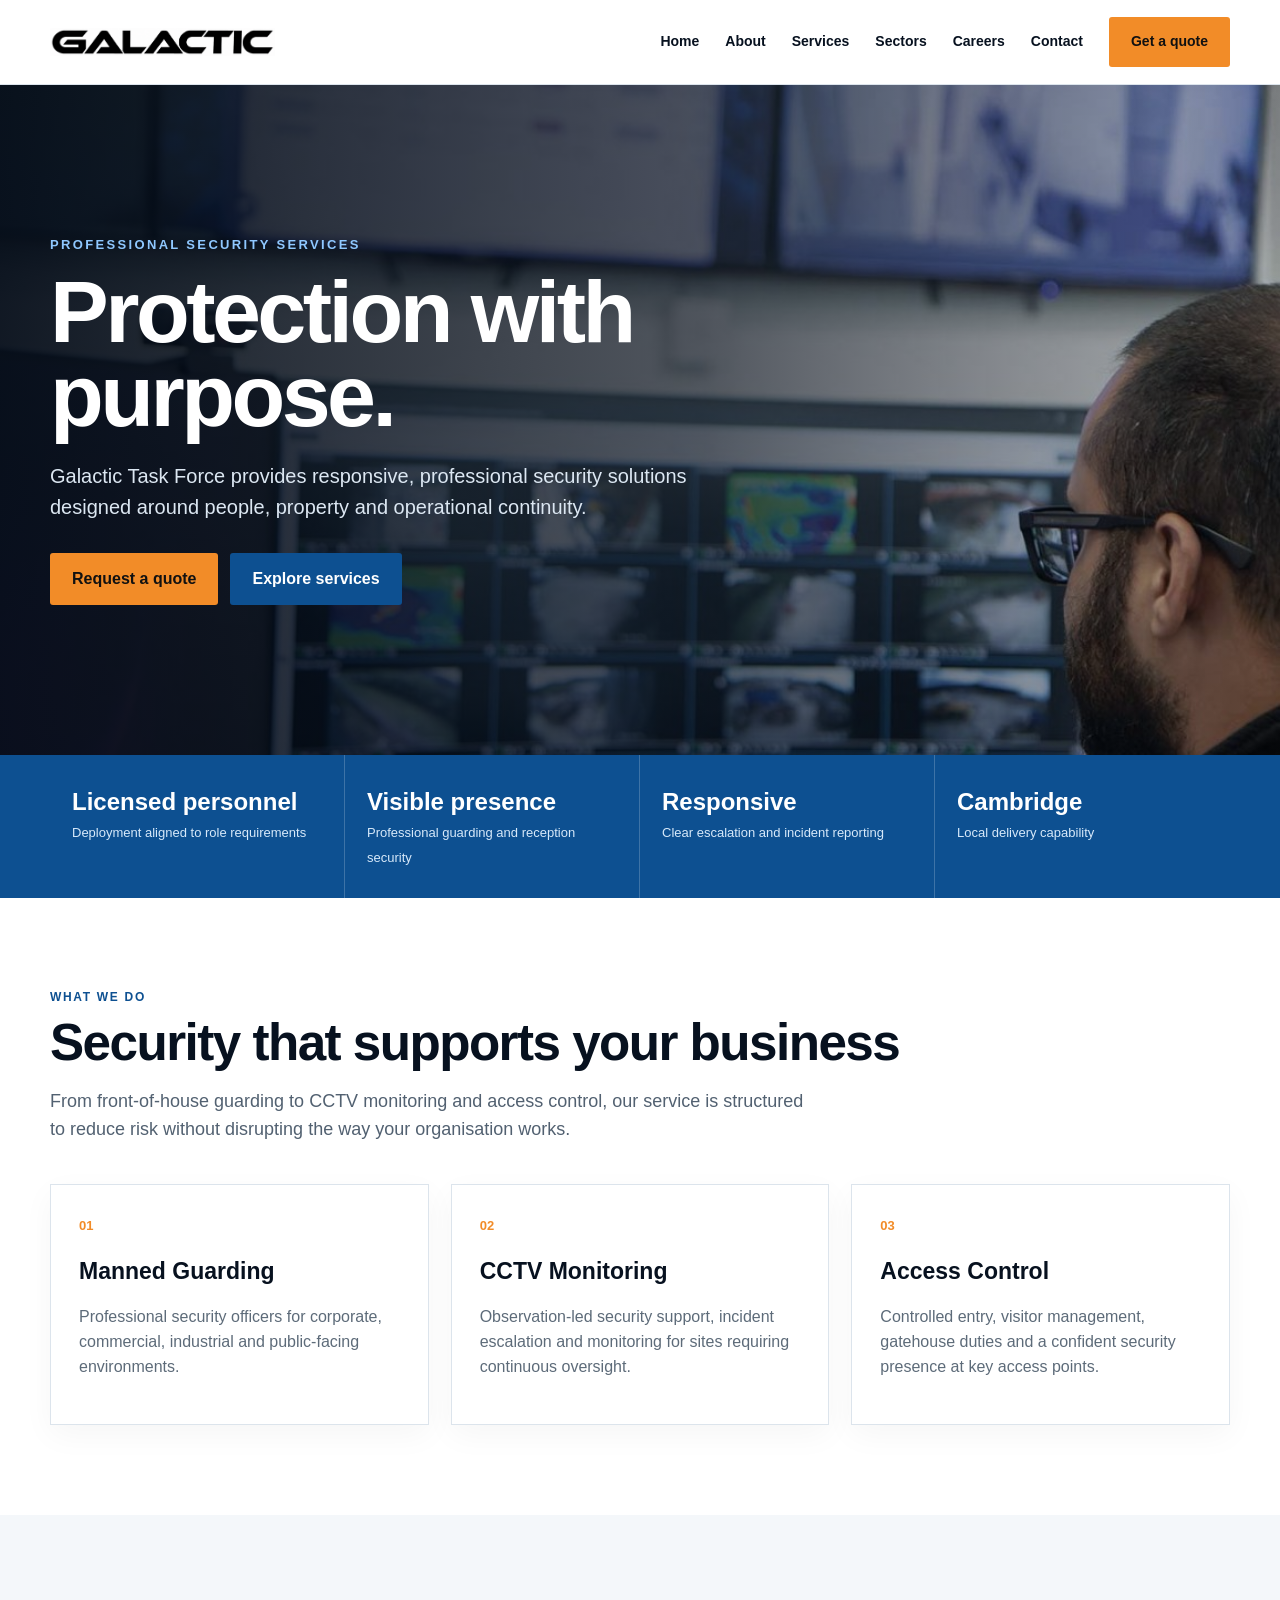
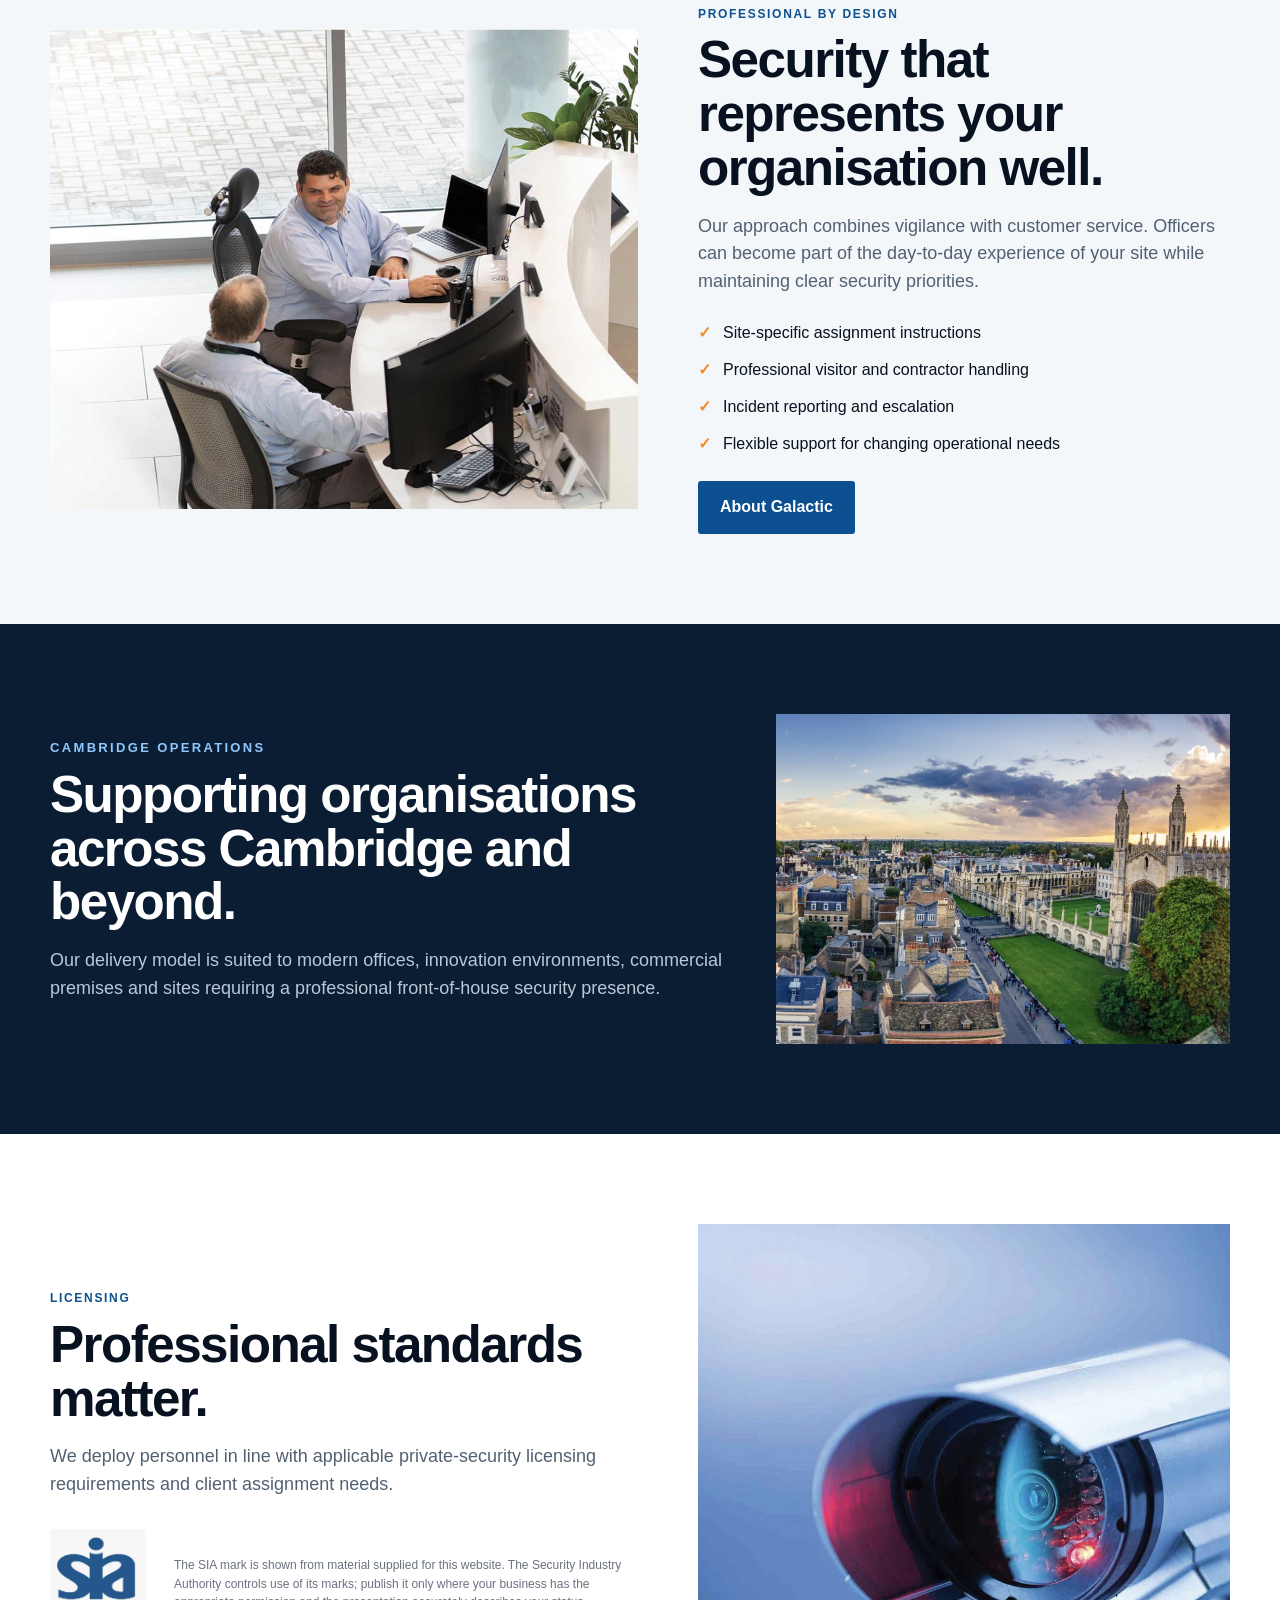
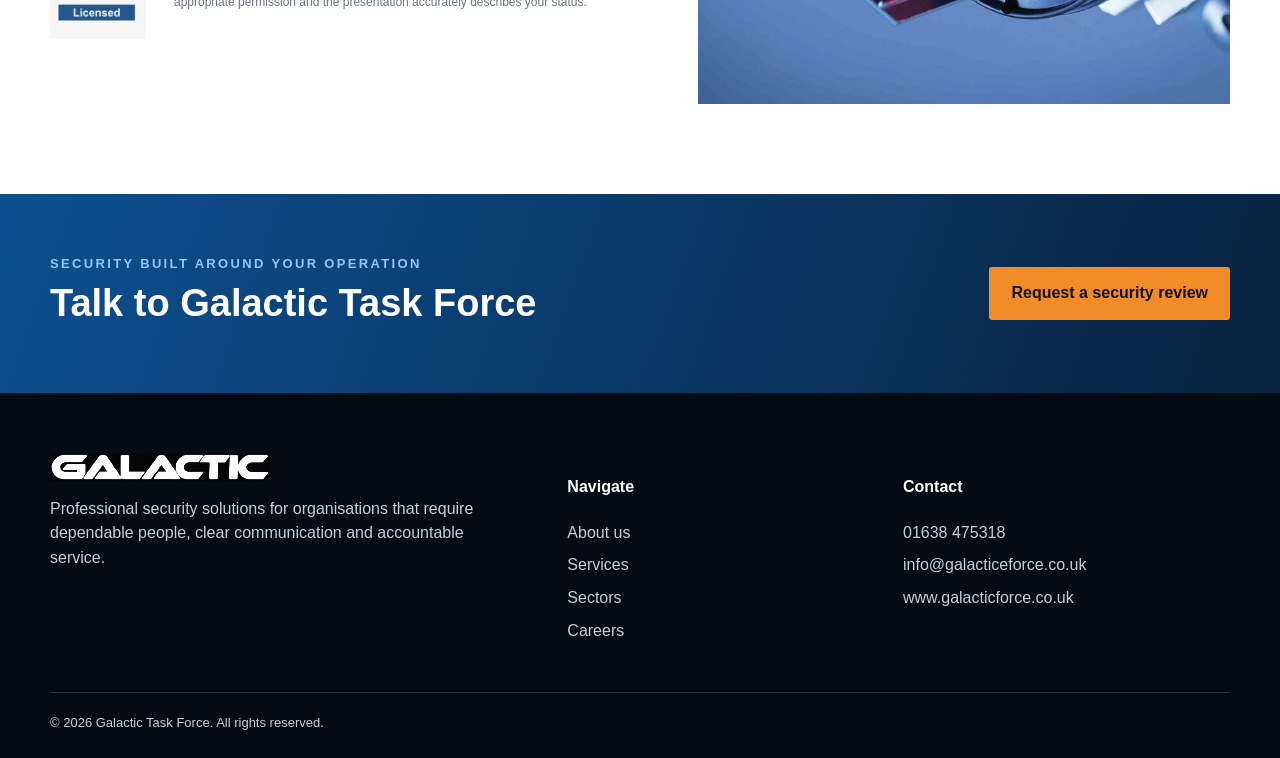
<file: index.html>
<!doctype html><html lang="en"><head><meta charset="utf-8"><meta name="viewport" content="width=device-width,initial-scale=1"><title>Professional Security Services | Galactic Task Force</title><meta name="description" content="Galactic Task Force provides professional guarding, CCTV, access control and security support in Cambridge and surrounding areas."><link rel="icon" href="/favicon.png"><link rel="stylesheet" href="/assets/css/style.css"></head><body><nav class="nav"><div class="wrap navin"><a class="brand" href="/"><img src="/images/logo.png" alt="Galactic Task Force"></a><div class="links"><a href="/">Home</a><a href="/about/">About</a><a href="/services/">Services</a><a href="/sectors/">Sectors</a><a href="/careers/">Careers</a><a href="/contact/">Contact</a><a class="btn" href="/contact/">Get a quote</a></div><button class="menu">Menu</button></div></nav><header class="hero" style="background-image:linear-gradient(90deg,rgba(4,12,24,.94),rgba(4,12,24,.68) 55%,rgba(4,12,24,.22)),url('/images/security-01.jpg')"><div class="wrap"><div class="eyebrow">Professional security services</div><h1>Protection with purpose.</h1><p>Galactic Task Force provides responsive, professional security solutions designed around people, property and operational continuity.</p><div class="actions"><a class="btn" href="/contact/">Request a quote</a><a class="btn dark" href="/services/">Explore services</a></div></div></header><div class="stats"><div class="wrap statgrid"><div class="stat"><b>Licensed personnel</b><span>Deployment aligned to role requirements</span></div><div class="stat"><b>Visible presence</b><span>Professional guarding and reception security</span></div><div class="stat"><b>Responsive</b><span>Clear escalation and incident reporting</span></div><div class="stat"><b>Cambridge</b><span>Local delivery capability</span></div></div></div><section class="section"><div class="wrap"><div class="kicker">What we do</div><h2 class="title">Security that supports your business</h2><p class="lead">From front-of-house guarding to CCTV monitoring and access control, our service is structured to reduce risk without disrupting the way your organisation works.</p><div class="grid3"><article class="card"><span class="num">01</span><h3>Manned Guarding</h3><p>Professional security officers for corporate, commercial, industrial and public-facing environments.</p></article><article class="card"><span class="num">02</span><h3>CCTV Monitoring</h3><p>Observation-led security support, incident escalation and monitoring for sites requiring continuous oversight.</p></article><article class="card"><span class="num">03</span><h3>Access Control</h3><p>Controlled entry, visitor management, gatehouse duties and a confident security presence at key access points.</p></article></div></div></section><section class="section alt"><div class="wrap split"><img class="photo" src="/images/security-09.jpg" alt="Professional security reception environment"><div><div class="kicker">Professional by design</div><h2 class="title">Security that represents your organisation well.</h2><p class="lead">Our approach combines vigilance with customer service. Officers can become part of the day-to-day experience of your site while maintaining clear security priorities.</p><div class="ticks"><div class="tick">Site-specific assignment instructions</div><div class="tick">Professional visitor and contractor handling</div><div class="tick">Incident reporting and escalation</div><div class="tick">Flexible support for changing operational needs</div></div><a class="btn dark" href="/about/">About Galactic</a></div></div></section><section class="section band"><div class="wrap client"><div><div class="eyebrow">Cambridge operations</div><h2 class="title">Supporting organisations across Cambridge and beyond.</h2><p class="lead">Our delivery model is suited to modern offices, innovation environments, commercial premises and sites requiring a professional front-of-house security presence.</p></div><img src="/images/cambridge.jpg" alt="Cambridge city"></div></section><section class="section"><div class="wrap split"><div><div class="kicker">Licensing</div><h2 class="title">Professional standards matter.</h2><p class="lead">We deploy personnel in line with applicable private-security licensing requirements and client assignment needs.</p><div class="sia-row"><img src="/images/sia-licensed.jpg" alt="SIA Licensed mark"><p class="notice">The SIA mark is shown from material supplied for this website. The Security Industry Authority controls use of its marks; publish it only where your business has the appropriate permission and the presentation accurately describes your status.</p></div></div><img class="photo" src="/images/security-03.jpg" alt="CCTV security camera"></div></section><section class="cta"><div class="wrap"><div><div class="eyebrow">Security built around your operation</div><h2>Talk to Galactic Task Force</h2></div><a class="btn" href="/contact/">Request a security review</a></div></section><footer class="footer"><div class="wrap"><div class="footgrid"><div><img src="/images/logo.png" alt="Galactic Task Force"><p>Professional security solutions for organisations that require dependable people, clear communication and accountable service.</p></div><div><h4>Navigate</h4><a href="/about/">About us</a><a href="/services/">Services</a><a href="/sectors/">Sectors</a><a href="/careers/">Careers</a></div><div><h4>Contact</h4><a href="tel:01638475318">01638 475318</a><a href="mailto:info@galacticeforce.co.uk">info@galacticeforce.co.uk</a><span>www.galacticforce.co.uk</span></div></div><div class="copyright">© 2026 Galactic Task Force. All rights reserved.</div></div></footer><script src="/assets/js/script.js"></script></body></html>
</file>
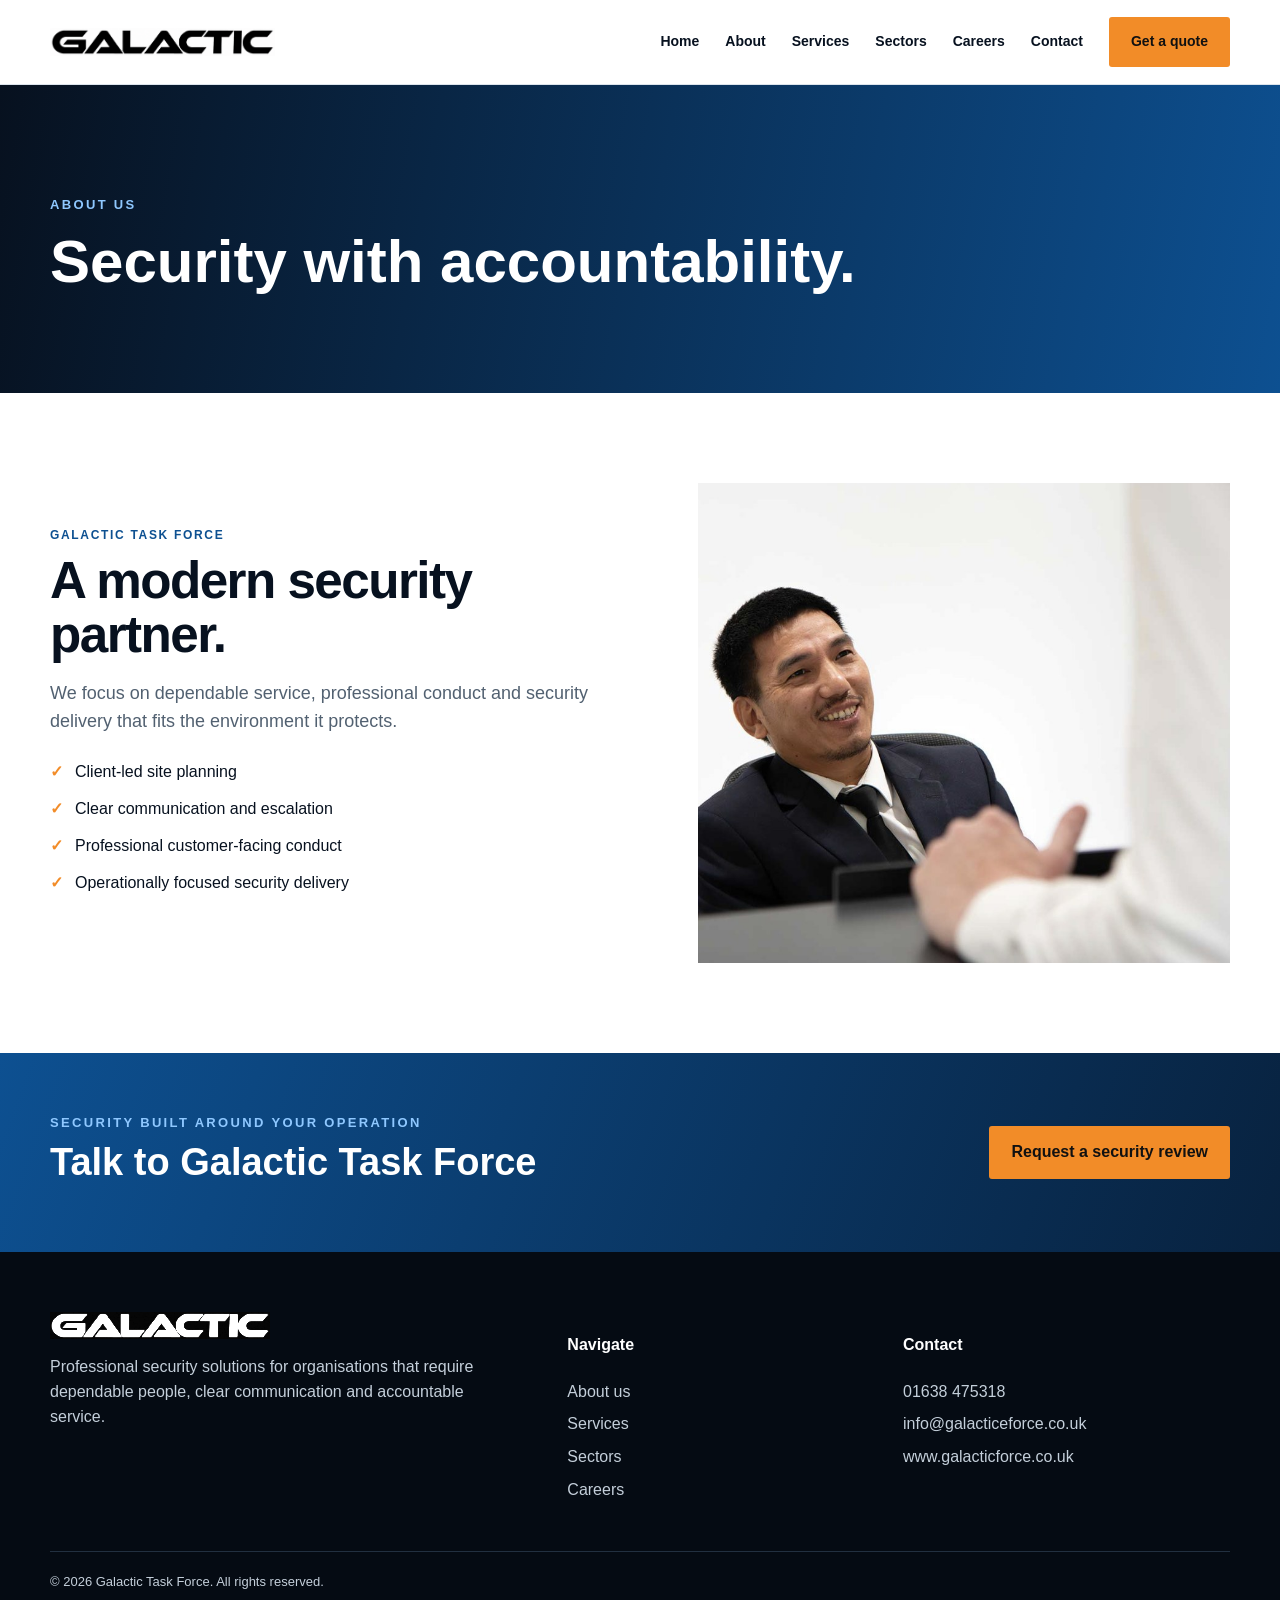
<file: about/index.html>
<!doctype html><html lang="en"><head><meta charset="utf-8"><meta name="viewport" content="width=device-width,initial-scale=1"><title>About | Galactic Task Force</title><meta name="description" content="Galactic Task Force about page."><link rel="icon" href="/favicon.png"><link rel="stylesheet" href="/assets/css/style.css"></head><body><nav class="nav"><div class="wrap navin"><a class="brand" href="/"><img src="/images/logo.png" alt="Galactic Task Force"></a><div class="links"><a href="/">Home</a><a href="/about/">About</a><a href="/services/">Services</a><a href="/sectors/">Sectors</a><a href="/careers/">Careers</a><a href="/contact/">Contact</a><a class="btn" href="/contact/">Get a quote</a></div><button class="menu">Menu</button></div></nav><header class="pagehero"><div class="wrap"><div class="eyebrow">About us</div><h1>Security with accountability.</h1></div></header><section class="section"><div class="wrap split"><div><div class="kicker">Galactic Task Force</div><h2 class="title">A modern security partner.</h2><p class="lead">We focus on dependable service, professional conduct and security delivery that fits the environment it protects.</p><div class="ticks"><div class="tick">Client-led site planning</div><div class="tick">Clear communication and escalation</div><div class="tick">Professional customer-facing conduct</div><div class="tick">Operationally focused security delivery</div></div></div><img class="photo" src="/images/security-07.jpg" alt="Professional client meeting"></div></section><section class="cta"><div class="wrap"><div><div class="eyebrow">Security built around your operation</div><h2>Talk to Galactic Task Force</h2></div><a class="btn" href="/contact/">Request a security review</a></div></section><footer class="footer"><div class="wrap"><div class="footgrid"><div><img src="/images/logo.png" alt="Galactic Task Force"><p>Professional security solutions for organisations that require dependable people, clear communication and accountable service.</p></div><div><h4>Navigate</h4><a href="/about/">About us</a><a href="/services/">Services</a><a href="/sectors/">Sectors</a><a href="/careers/">Careers</a></div><div><h4>Contact</h4><a href="tel:01638475318">01638 475318</a><a href="mailto:info@galacticeforce.co.uk">info@galacticeforce.co.uk</a><span>www.galacticforce.co.uk</span></div></div><div class="copyright">© 2026 Galactic Task Force. All rights reserved.</div></div></footer><script src="/assets/js/script.js"></script></body></html>
</file>
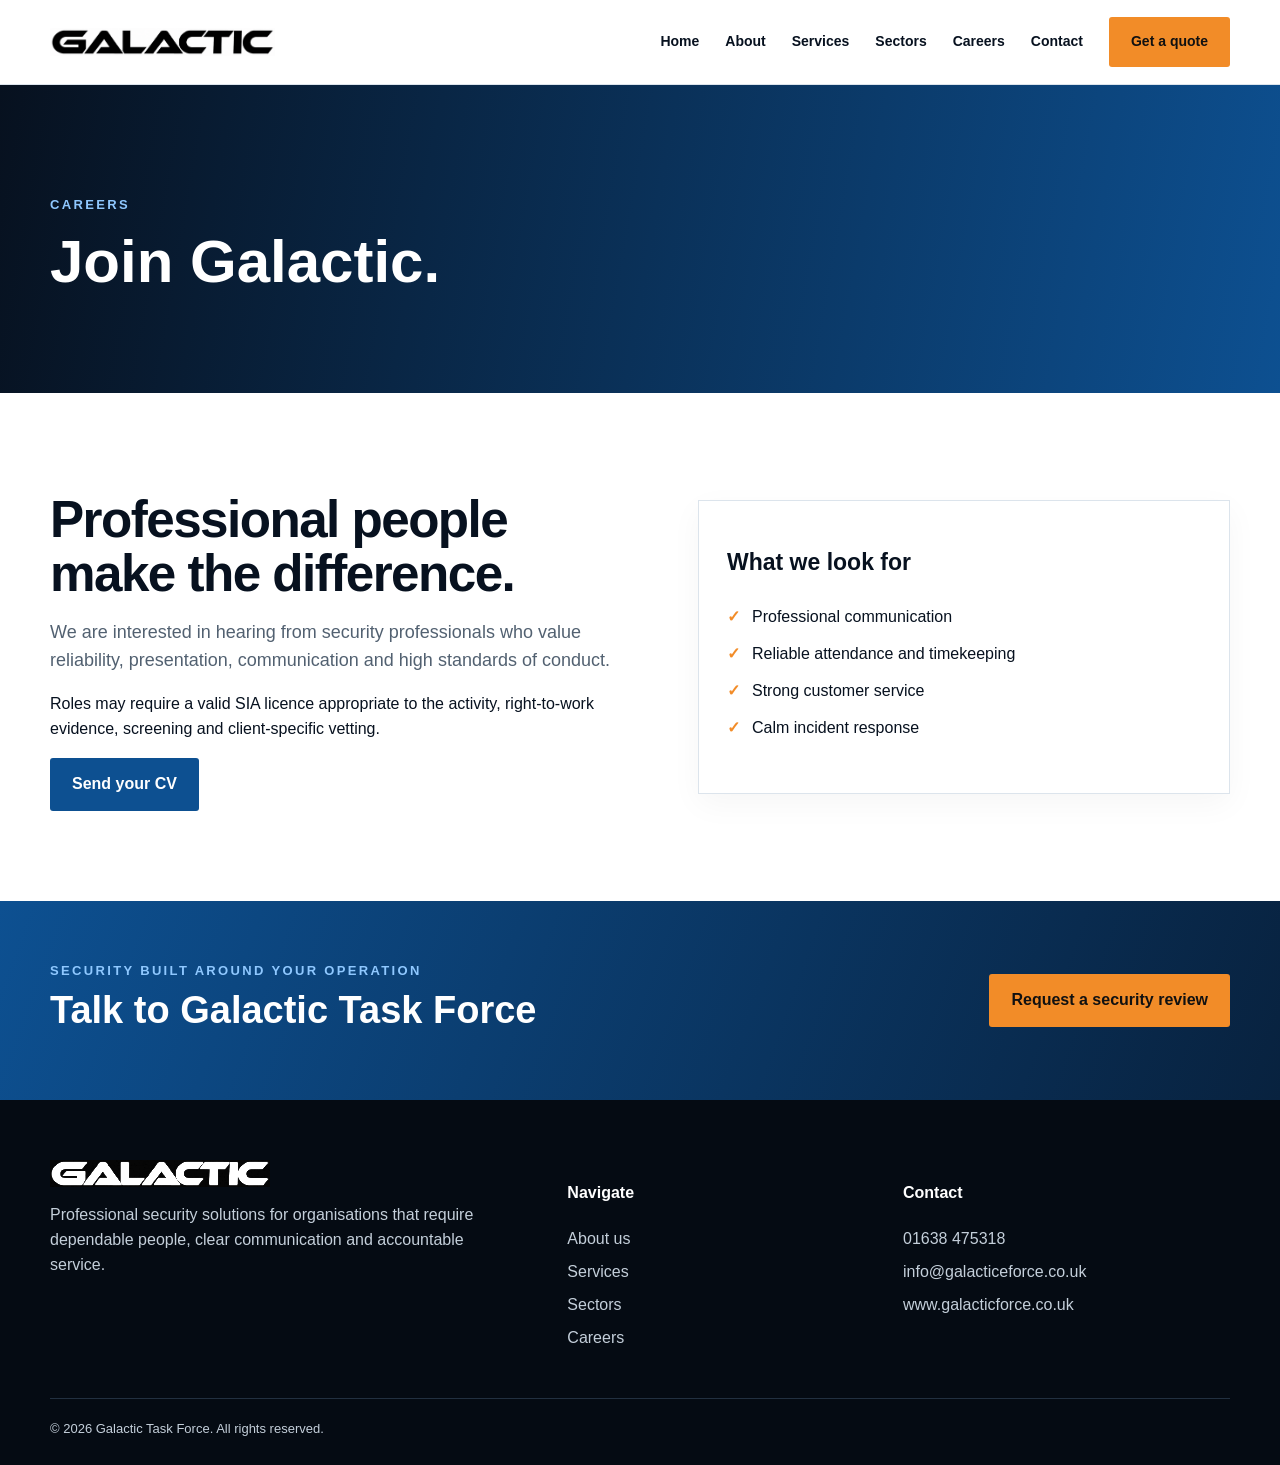
<file: careers/index.html>
<!doctype html><html lang="en"><head><meta charset="utf-8"><meta name="viewport" content="width=device-width,initial-scale=1"><title>Careers | Galactic Task Force</title><meta name="description" content="Galactic Task Force careers page."><link rel="icon" href="/favicon.png"><link rel="stylesheet" href="/assets/css/style.css"></head><body><nav class="nav"><div class="wrap navin"><a class="brand" href="/"><img src="/images/logo.png" alt="Galactic Task Force"></a><div class="links"><a href="/">Home</a><a href="/about/">About</a><a href="/services/">Services</a><a href="/sectors/">Sectors</a><a href="/careers/">Careers</a><a href="/contact/">Contact</a><a class="btn" href="/contact/">Get a quote</a></div><button class="menu">Menu</button></div></nav><header class="pagehero"><div class="wrap"><div class="eyebrow">Careers</div><h1>Join Galactic.</h1></div></header><section class="section"><div class="wrap split"><div><h2 class="title">Professional people make the difference.</h2><p class="lead">We are interested in hearing from security professionals who value reliability, presentation, communication and high standards of conduct.</p><p>Roles may require a valid SIA licence appropriate to the activity, right-to-work evidence, screening and client-specific vetting.</p><a class="btn dark" href="mailto:info@galacticeforce.co.uk?subject=Careers%20at%20Galactic%20Task%20Force">Send your CV</a></div><div class="card"><h3>What we look for</h3><div class="ticks"><div class="tick">Professional communication</div><div class="tick">Reliable attendance and timekeeping</div><div class="tick">Strong customer service</div><div class="tick">Calm incident response</div></div></div></div></section><section class="cta"><div class="wrap"><div><div class="eyebrow">Security built around your operation</div><h2>Talk to Galactic Task Force</h2></div><a class="btn" href="/contact/">Request a security review</a></div></section><footer class="footer"><div class="wrap"><div class="footgrid"><div><img src="/images/logo.png" alt="Galactic Task Force"><p>Professional security solutions for organisations that require dependable people, clear communication and accountable service.</p></div><div><h4>Navigate</h4><a href="/about/">About us</a><a href="/services/">Services</a><a href="/sectors/">Sectors</a><a href="/careers/">Careers</a></div><div><h4>Contact</h4><a href="tel:01638475318">01638 475318</a><a href="mailto:info@galacticeforce.co.uk">info@galacticeforce.co.uk</a><span>www.galacticforce.co.uk</span></div></div><div class="copyright">© 2026 Galactic Task Force. All rights reserved.</div></div></footer><script src="/assets/js/script.js"></script></body></html>
</file>
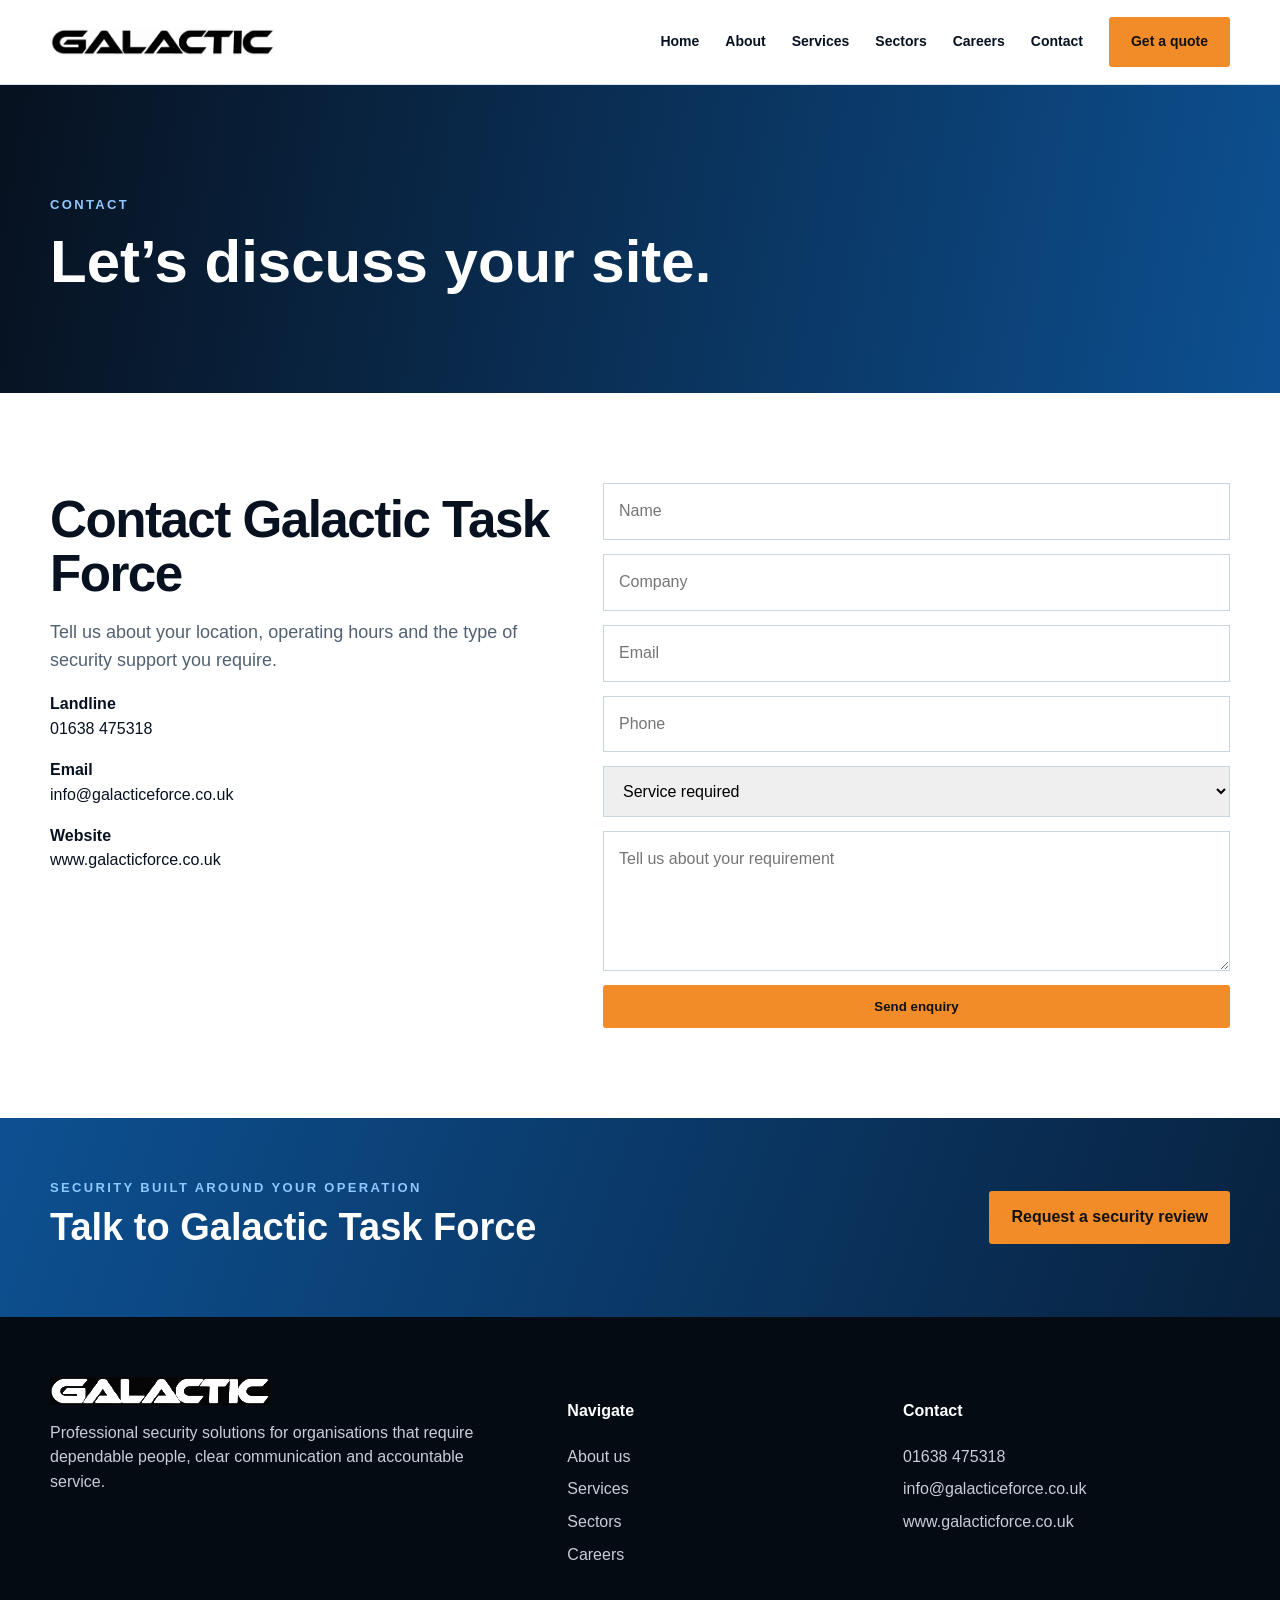
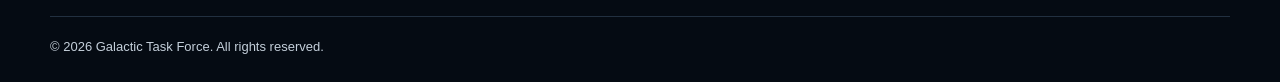
<file: contact/index.html>
<!doctype html><html lang="en"><head><meta charset="utf-8"><meta name="viewport" content="width=device-width,initial-scale=1"><title>Contact | Galactic Task Force</title><meta name="description" content="Galactic Task Force contact page."><link rel="icon" href="/favicon.png"><link rel="stylesheet" href="/assets/css/style.css"></head><body><nav class="nav"><div class="wrap navin"><a class="brand" href="/"><img src="/images/logo.png" alt="Galactic Task Force"></a><div class="links"><a href="/">Home</a><a href="/about/">About</a><a href="/services/">Services</a><a href="/sectors/">Sectors</a><a href="/careers/">Careers</a><a href="/contact/">Contact</a><a class="btn" href="/contact/">Get a quote</a></div><button class="menu">Menu</button></div></nav><header class="pagehero"><div class="wrap"><div class="eyebrow">Contact</div><h1>Let’s discuss your site.</h1></div></header><section class="section"><div class="wrap contactgrid"><div><h2 class="title">Contact Galactic Task Force</h2><p class="lead">Tell us about your location, operating hours and the type of security support you require.</p><p><strong>Landline</strong><br><a href="tel:01638475318">01638 475318</a></p><p><strong>Email</strong><br><a href="mailto:info@galacticeforce.co.uk">info@galacticeforce.co.uk</a></p><p><strong>Website</strong><br>www.galacticforce.co.uk</p></div><form class="form"><input aria-label="Name" placeholder="Name" required><input aria-label="Company" placeholder="Company"><input type="email" aria-label="Email" placeholder="Email" required><input aria-label="Phone" placeholder="Phone"><select aria-label="Service"><option>Service required</option><option>Manned Guarding</option><option>Corporate Security</option><option>CCTV Monitoring</option><option>Access Control</option><option>Mobile Patrols</option><option>Key Holding</option></select><textarea aria-label="Message" placeholder="Tell us about your requirement"></textarea><button class="btn" type="submit">Send enquiry</button></form></div></section><section class="cta"><div class="wrap"><div><div class="eyebrow">Security built around your operation</div><h2>Talk to Galactic Task Force</h2></div><a class="btn" href="/contact/">Request a security review</a></div></section><footer class="footer"><div class="wrap"><div class="footgrid"><div><img src="/images/logo.png" alt="Galactic Task Force"><p>Professional security solutions for organisations that require dependable people, clear communication and accountable service.</p></div><div><h4>Navigate</h4><a href="/about/">About us</a><a href="/services/">Services</a><a href="/sectors/">Sectors</a><a href="/careers/">Careers</a></div><div><h4>Contact</h4><a href="tel:01638475318">01638 475318</a><a href="mailto:info@galacticeforce.co.uk">info@galacticeforce.co.uk</a><span>www.galacticforce.co.uk</span></div></div><div class="copyright">© 2026 Galactic Task Force. All rights reserved.</div></div></footer><script src="/assets/js/script.js"></script></body></html>
</file>
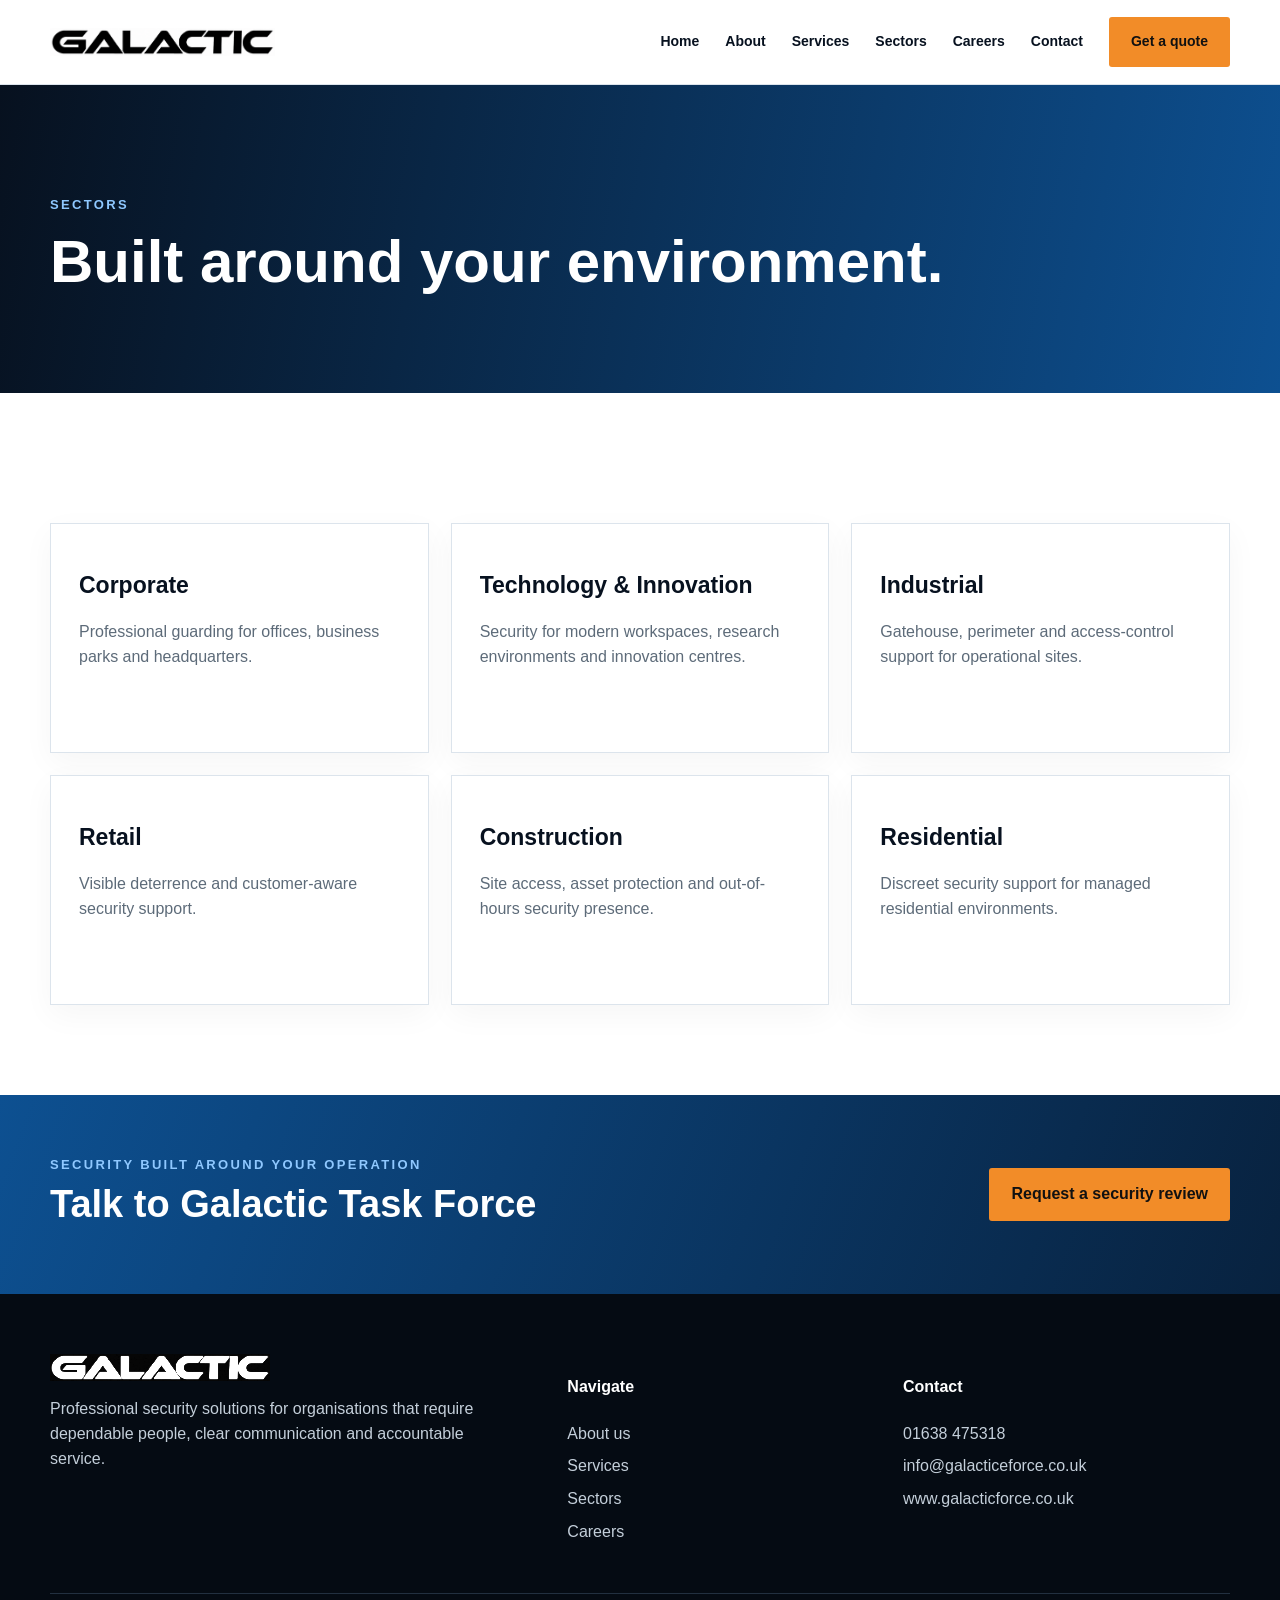
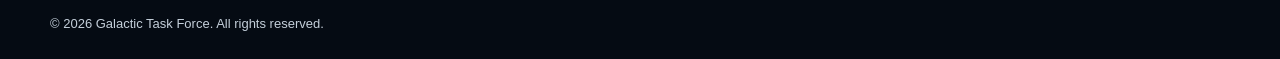
<file: sectors/index.html>
<!doctype html><html lang="en"><head><meta charset="utf-8"><meta name="viewport" content="width=device-width,initial-scale=1"><title>Sectors | Galactic Task Force</title><meta name="description" content="Galactic Task Force sectors page."><link rel="icon" href="/favicon.png"><link rel="stylesheet" href="/assets/css/style.css"></head><body><nav class="nav"><div class="wrap navin"><a class="brand" href="/"><img src="/images/logo.png" alt="Galactic Task Force"></a><div class="links"><a href="/">Home</a><a href="/about/">About</a><a href="/services/">Services</a><a href="/sectors/">Sectors</a><a href="/careers/">Careers</a><a href="/contact/">Contact</a><a class="btn" href="/contact/">Get a quote</a></div><button class="menu">Menu</button></div></nav><header class="pagehero"><div class="wrap"><div class="eyebrow">Sectors</div><h1>Built around your environment.</h1></div></header><section class="section"><div class="wrap grid3"><div class="card"><h3>Corporate</h3><p>Professional guarding for offices, business parks and headquarters.</p></div><div class="card"><h3>Technology & Innovation</h3><p>Security for modern workspaces, research environments and innovation centres.</p></div><div class="card"><h3>Industrial</h3><p>Gatehouse, perimeter and access-control support for operational sites.</p></div><div class="card"><h3>Retail</h3><p>Visible deterrence and customer-aware security support.</p></div><div class="card"><h3>Construction</h3><p>Site access, asset protection and out-of-hours security presence.</p></div><div class="card"><h3>Residential</h3><p>Discreet security support for managed residential environments.</p></div></div></section><section class="cta"><div class="wrap"><div><div class="eyebrow">Security built around your operation</div><h2>Talk to Galactic Task Force</h2></div><a class="btn" href="/contact/">Request a security review</a></div></section><footer class="footer"><div class="wrap"><div class="footgrid"><div><img src="/images/logo.png" alt="Galactic Task Force"><p>Professional security solutions for organisations that require dependable people, clear communication and accountable service.</p></div><div><h4>Navigate</h4><a href="/about/">About us</a><a href="/services/">Services</a><a href="/sectors/">Sectors</a><a href="/careers/">Careers</a></div><div><h4>Contact</h4><a href="tel:01638475318">01638 475318</a><a href="mailto:info@galacticeforce.co.uk">info@galacticeforce.co.uk</a><span>www.galacticforce.co.uk</span></div></div><div class="copyright">© 2026 Galactic Task Force. All rights reserved.</div></div></footer><script src="/assets/js/script.js"></script></body></html>
</file>
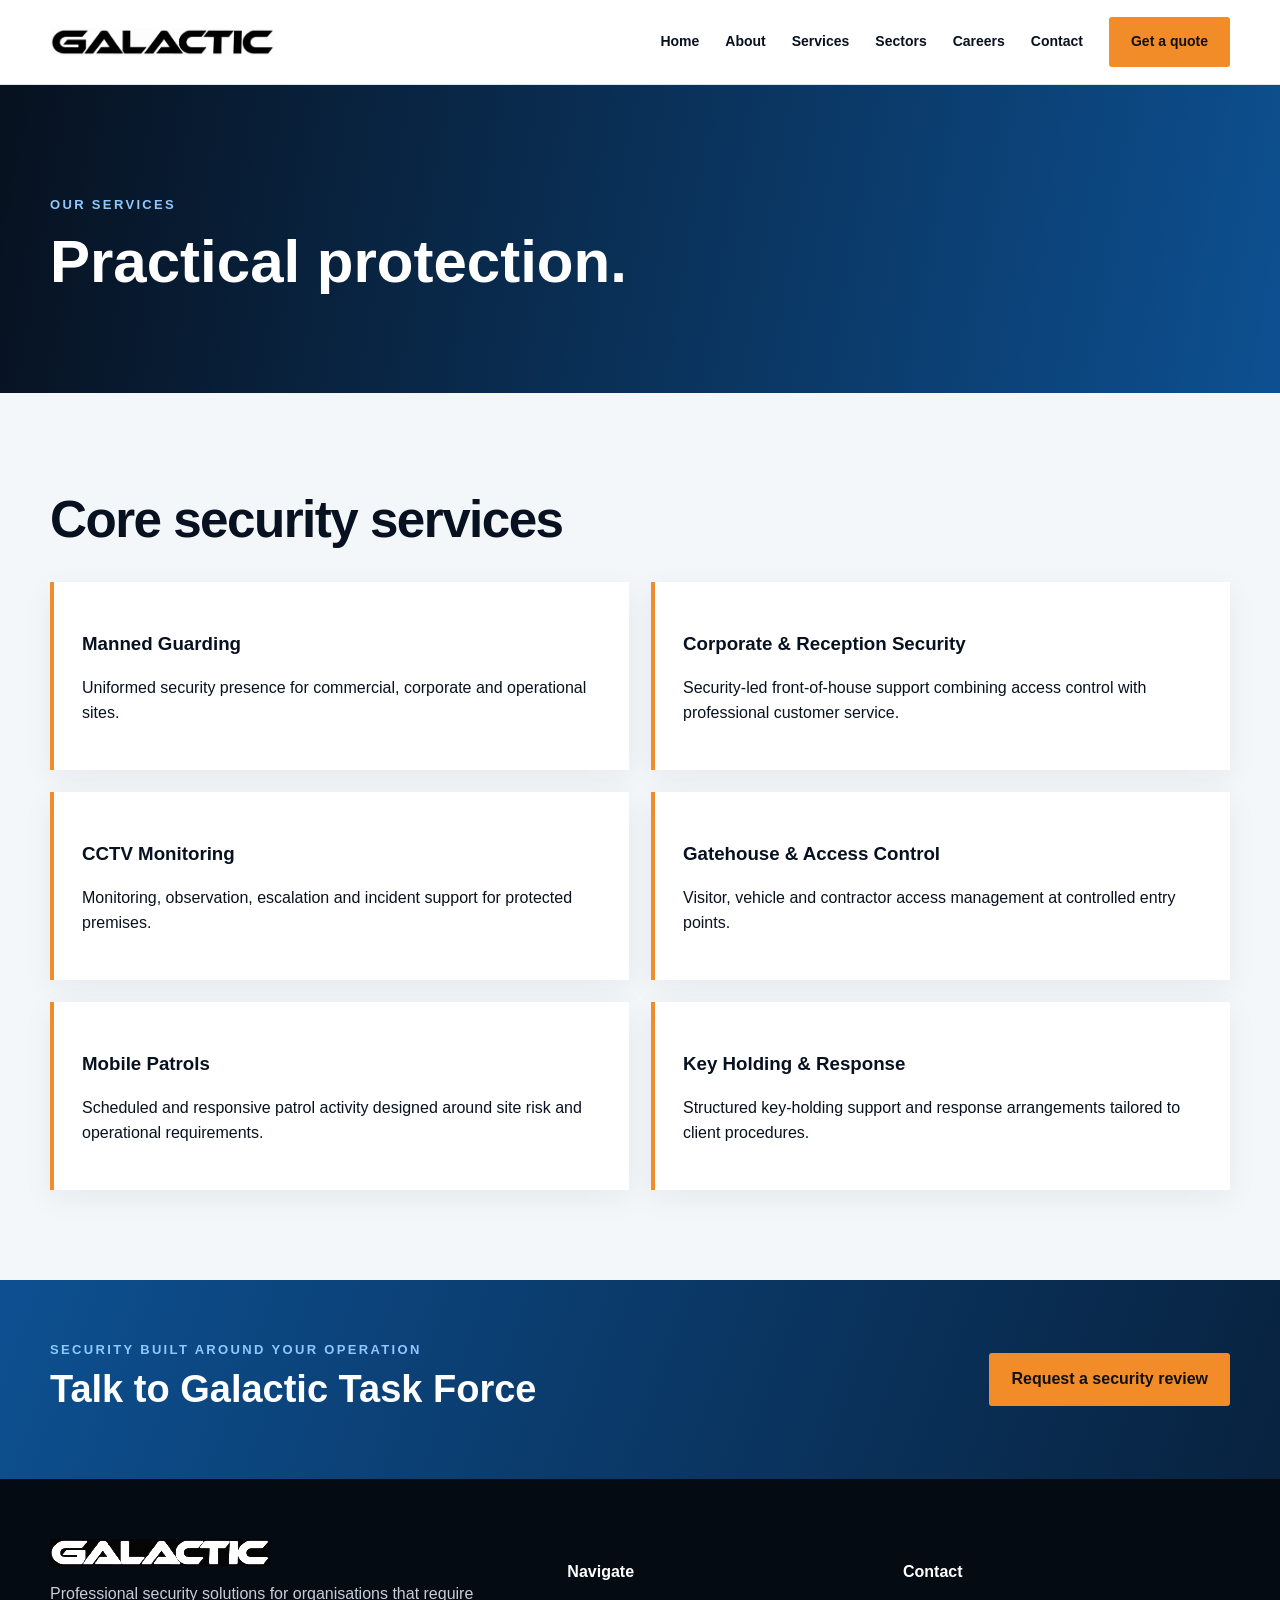
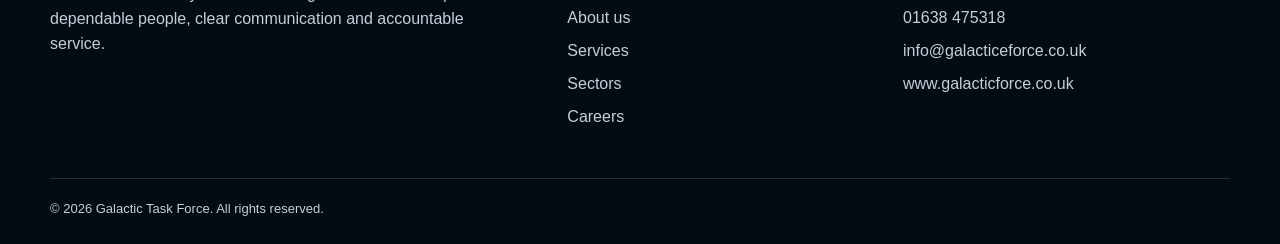
<file: services/index.html>
<!doctype html><html lang="en"><head><meta charset="utf-8"><meta name="viewport" content="width=device-width,initial-scale=1"><title>Services | Galactic Task Force</title><meta name="description" content="Galactic Task Force services page."><link rel="icon" href="/favicon.png"><link rel="stylesheet" href="/assets/css/style.css"></head><body><nav class="nav"><div class="wrap navin"><a class="brand" href="/"><img src="/images/logo.png" alt="Galactic Task Force"></a><div class="links"><a href="/">Home</a><a href="/about/">About</a><a href="/services/">Services</a><a href="/sectors/">Sectors</a><a href="/careers/">Careers</a><a href="/contact/">Contact</a><a class="btn" href="/contact/">Get a quote</a></div><button class="menu">Menu</button></div></nav><header class="pagehero"><div class="wrap"><div class="eyebrow">Our services</div><h1>Practical protection.</h1></div></header><section class="section alt"><div class="wrap"><h2 class="title">Core security services</h2><div class="service-list"><div class="service"><h3>Manned Guarding</h3><p>Uniformed security presence for commercial, corporate and operational sites.</p></div><div class="service"><h3>Corporate & Reception Security</h3><p>Security-led front-of-house support combining access control with professional customer service.</p></div><div class="service"><h3>CCTV Monitoring</h3><p>Monitoring, observation, escalation and incident support for protected premises.</p></div><div class="service"><h3>Gatehouse & Access Control</h3><p>Visitor, vehicle and contractor access management at controlled entry points.</p></div><div class="service"><h3>Mobile Patrols</h3><p>Scheduled and responsive patrol activity designed around site risk and operational requirements.</p></div><div class="service"><h3>Key Holding & Response</h3><p>Structured key-holding support and response arrangements tailored to client procedures.</p></div></div></div></section><section class="cta"><div class="wrap"><div><div class="eyebrow">Security built around your operation</div><h2>Talk to Galactic Task Force</h2></div><a class="btn" href="/contact/">Request a security review</a></div></section><footer class="footer"><div class="wrap"><div class="footgrid"><div><img src="/images/logo.png" alt="Galactic Task Force"><p>Professional security solutions for organisations that require dependable people, clear communication and accountable service.</p></div><div><h4>Navigate</h4><a href="/about/">About us</a><a href="/services/">Services</a><a href="/sectors/">Sectors</a><a href="/careers/">Careers</a></div><div><h4>Contact</h4><a href="tel:01638475318">01638 475318</a><a href="mailto:info@galacticeforce.co.uk">info@galacticeforce.co.uk</a><span>www.galacticforce.co.uk</span></div></div><div class="copyright">© 2026 Galactic Task Force. All rights reserved.</div></div></footer><script src="/assets/js/script.js"></script></body></html>
</file>
<file: assets/css/style.css>
:root{--ink:#07111f;--navy:#0b1d33;--blue:#0d5091;--blue2:#1677c8;--orange:#f28c28;--paper:#fff;--mist:#f4f7fa;--muted:#64748b;--line:#dce4ec;--max:1180px}*{box-sizing:border-box}html{scroll-behavior:smooth}body{margin:0;font-family:Arial,Helvetica,sans-serif;color:var(--ink);background:#fff;line-height:1.55}a{color:inherit;text-decoration:none}img{max-width:100%;display:block}.wrap{width:min(var(--max),calc(100% - 40px));margin:auto}.nav{position:sticky;top:0;z-index:30;background:rgba(255,255,255,.97);border-bottom:1px solid var(--line);backdrop-filter:blur(12px)}.navin{height:84px;display:flex;align-items:center;justify-content:space-between;gap:28px}.brand img{width:225px;height:auto}.links{display:flex;align-items:center;gap:26px;font-weight:700;font-size:14px}.links a:hover{color:var(--blue)}.btn{display:inline-flex;align-items:center;justify-content:center;padding:14px 22px;background:var(--orange);color:#111;font-weight:800;border-radius:3px;border:0}.btn.dark{background:var(--blue);color:white}.hero{min-height:670px;display:grid;align-items:center;position:relative;color:white;background:linear-gradient(90deg,rgba(4,12,24,.92) 0%,rgba(4,12,24,.72) 52%,rgba(4,12,24,.22) 100%),url('../images/security-04.jpg') center/cover}.eyebrow{font-size:13px;letter-spacing:.18em;text-transform:uppercase;font-weight:800;color:#8fc8ff}.hero h1{font-size:clamp(48px,7vw,88px);line-height:.96;max-width:820px;margin:15px 0 22px;letter-spacing:-.04em}.hero p{max-width:660px;font-size:20px;color:#dce7f2;margin-bottom:30px}.actions{display:flex;gap:12px;flex-wrap:wrap}.stats{background:var(--blue);color:white}.statgrid{display:grid;grid-template-columns:repeat(4,1fr)}.stat{padding:28px 22px;border-right:1px solid rgba(255,255,255,.2)}.stat:last-child{border:0}.stat b{display:block;font-size:24px}.stat span{font-size:13px;color:#d7e9fa}.section{padding:90px 0}.section.alt{background:var(--mist)}.kicker{color:var(--blue);font-weight:800;text-transform:uppercase;letter-spacing:.14em;font-size:12px}.title{font-size:clamp(34px,4vw,54px);line-height:1.05;margin:10px 0 18px;letter-spacing:-.03em}.lead{font-size:18px;color:#526171;max-width:760px}.grid3{display:grid;grid-template-columns:repeat(3,1fr);gap:22px;margin-top:40px}.card{background:#fff;border:1px solid var(--line);padding:28px;min-height:230px;box-shadow:0 10px 30px rgba(7,17,31,.04)}.card .num{color:var(--orange);font-weight:900;font-size:13px}.card h3{font-size:23px;margin:16px 0 10px}.card p{color:#5d6b79}.split{display:grid;grid-template-columns:1.05fr .95fr;gap:60px;align-items:center}.photo{height:480px;object-fit:cover;width:100%}.ticks{display:grid;gap:12px;margin:25px 0}.tick{display:flex;gap:12px}.tick:before{content:'✓';color:var(--orange);font-weight:900}.band{background:var(--navy);color:#fff}.band .lead{color:#b9c8d7}.client{display:grid;grid-template-columns:1.2fr .8fr;gap:45px;align-items:center}.client img{height:330px;width:100%;object-fit:cover}.sia-row{display:flex;align-items:center;gap:28px;margin-top:30px}.sia-row img{width:110px;height:110px;object-fit:contain}.notice{font-size:12px;color:#6b7280;max-width:600px}.cta{background:linear-gradient(110deg,var(--blue),#08223f);color:white;padding:60px 0}.cta .wrap{display:flex;align-items:center;justify-content:space-between;gap:30px}.cta h2{font-size:38px;margin:0}.footer{background:#050b13;color:#c4cfda;padding:60px 0 25px}.footgrid{display:grid;grid-template-columns:1.3fr .8fr .9fr;gap:45px}.footer img{width:220px;filter:invert(1) grayscale(1) brightness(3)}.footer h4{color:#fff}.footer a{display:block;margin:8px 0}.copyright{border-top:1px solid #223040;margin-top:40px;padding-top:20px;font-size:13px}.pagehero{padding:110px 0 85px;background:linear-gradient(100deg,#07111f,#0d5091);color:white}.pagehero h1{font-size:60px;margin:0}.service-list{display:grid;grid-template-columns:repeat(2,1fr);gap:22px;margin-top:35px}.service{padding:28px;border-left:4px solid var(--orange);background:#fff;box-shadow:0 8px 28px rgba(7,17,31,.06)}.contactgrid{display:grid;grid-template-columns:.9fr 1.1fr;gap:40px}.form{display:grid;gap:14px}.form input,.form textarea,.form select{width:100%;padding:15px;border:1px solid #cbd5e1;font:inherit}.form textarea{min-height:140px}.menu{display:none}@media(max-width:850px){.links{display:none}.menu{display:block;font-weight:800}.hero{min-height:600px}.statgrid,.grid3,.split,.client,.footgrid,.contactgrid,.service-list{grid-template-columns:1fr}.stat{border-right:0;border-bottom:1px solid rgba(255,255,255,.2)}.section{padding:65px 0}.photo{height:350px}.cta .wrap{display:block}.cta .btn{margin-top:20px}.pagehero h1{font-size:46px}.brand img{width:190px}}
</file>
